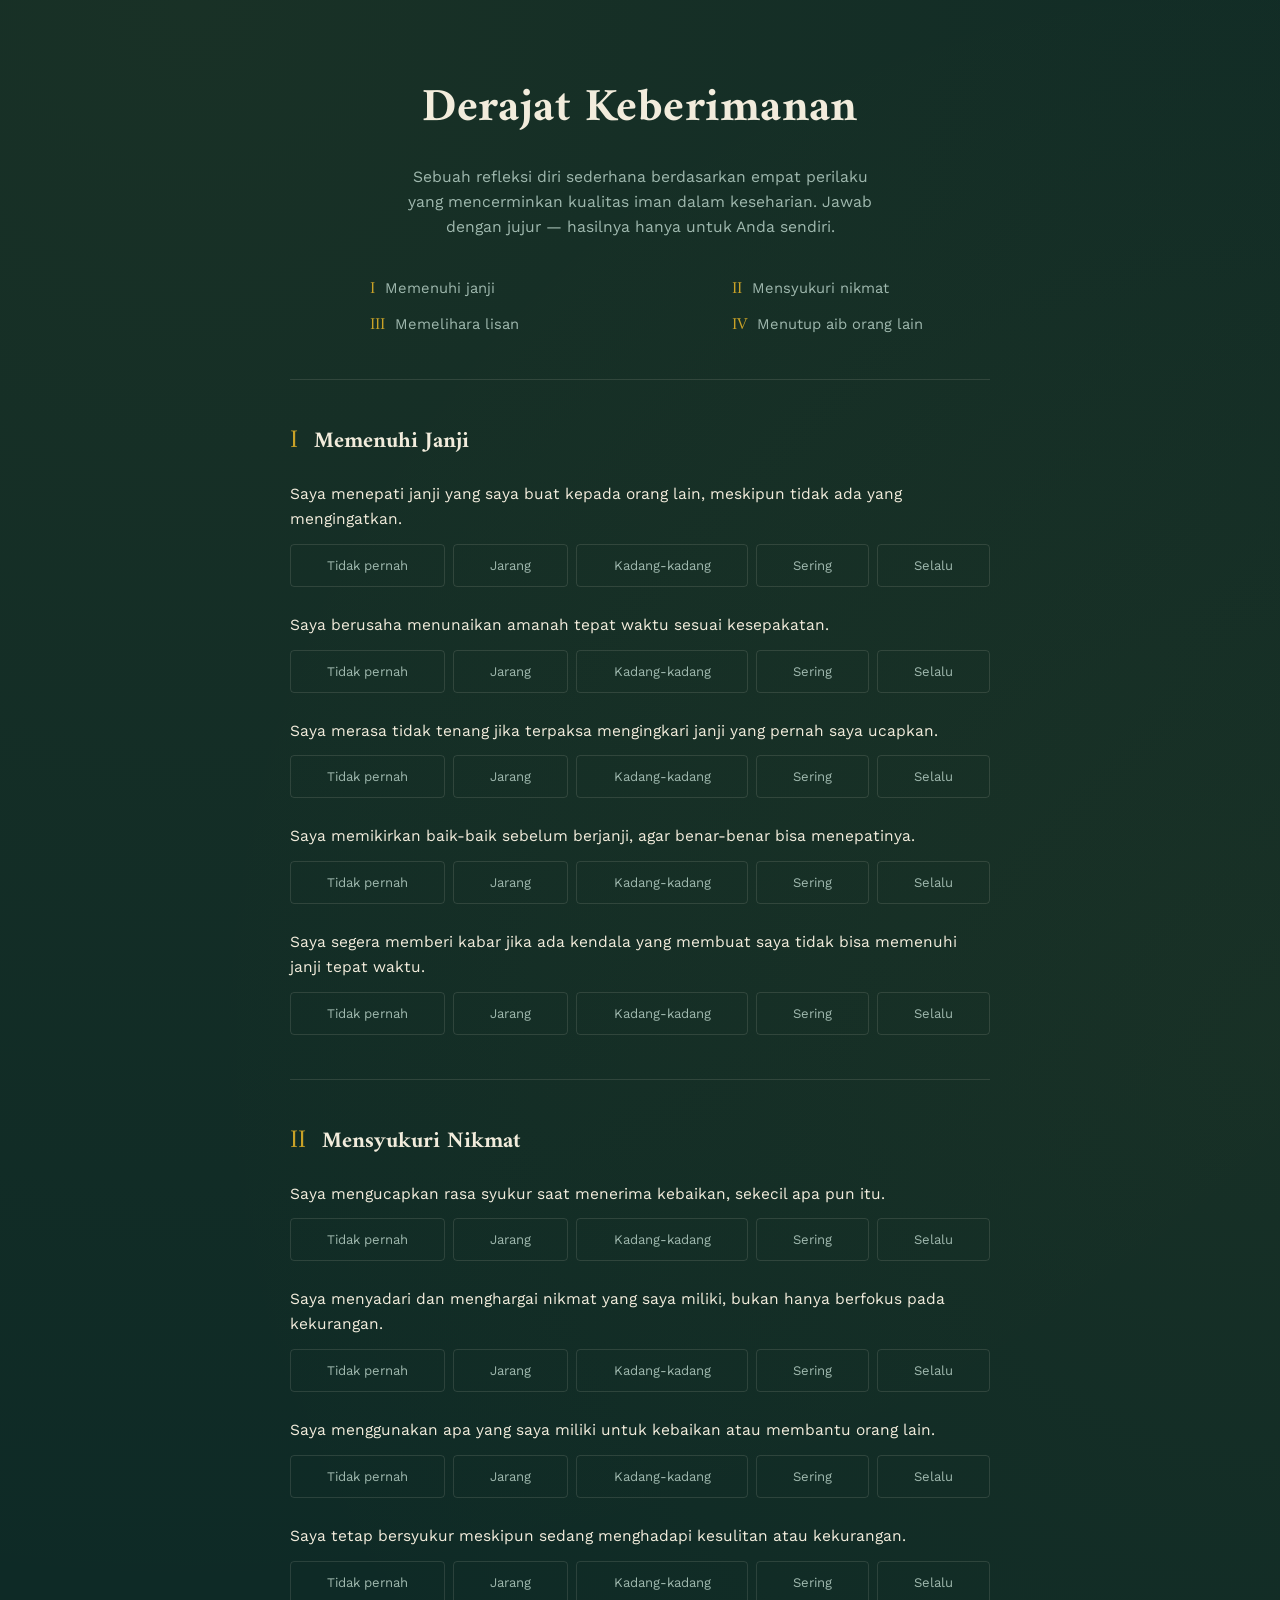
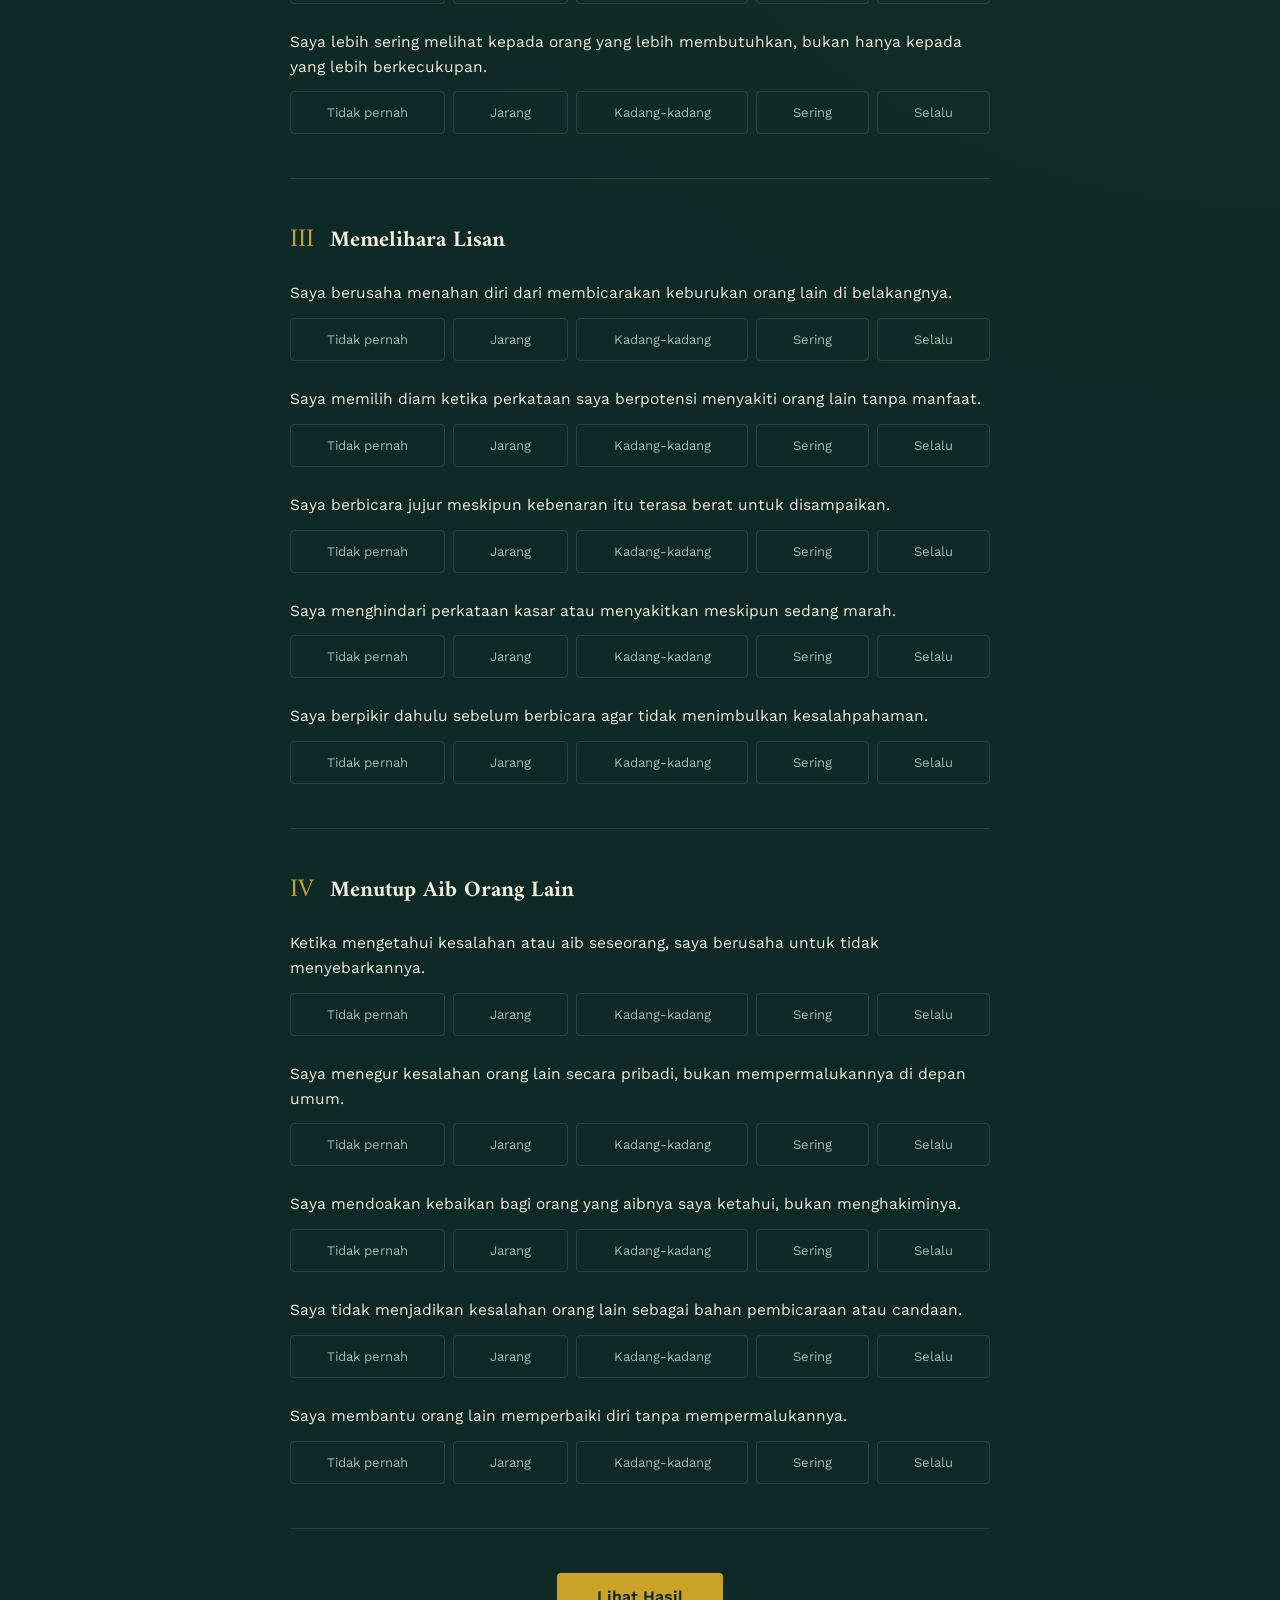
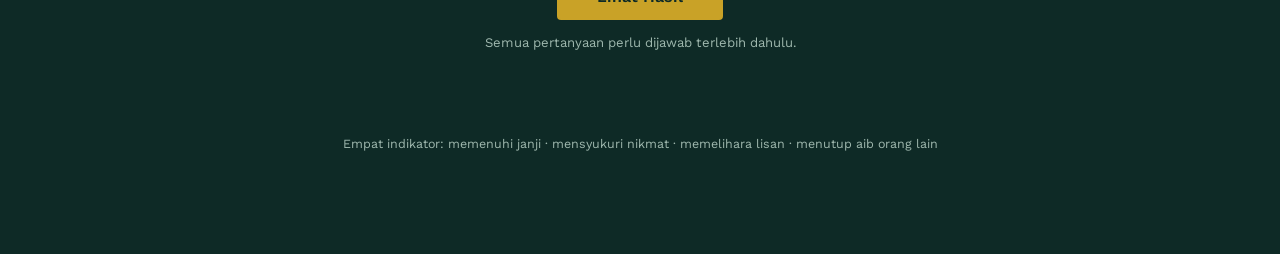
<file: index.html>
<!DOCTYPE html>
<html lang="id">
<head>
<meta charset="UTF-8">
<meta name="viewport" content="width=device-width, initial-scale=1.0">
<title>Derajat Keberimanan — Refleksi Diri</title>
<link rel="preconnect" href="https://fonts.googleapis.com">
<link rel="preconnect" href="https://fonts.gstatic.com" crossorigin>
<link href="https://fonts.googleapis.com/css2?family=Amiri:wght@400;700&family=Work+Sans:wght@400;500;600;700&display=swap" rel="stylesheet">
<link rel="stylesheet" href="style.css">
</head>
<body>

<div class="wrap">

<div id="quizPage" class="page active">

  <section class="hero">  
    <h1>Derajat Keberimanan</h1>
    <p>Sebuah refleksi diri sederhana berdasarkan empat perilaku yang mencerminkan kualitas iman dalam keseharian. Jawab dengan jujur — hasilnya hanya untuk Anda sendiri.</p>

    <ul class="legend">
      <li><a href="indikator-janji.html"><span class="n">I</span> Memenuhi janji</a></li>
      <li><a href="indikator-syukur.html"><span class="n">II</span> Mensyukuri nikmat</a></li>
      <li><a href="indikator-lisan.html"><span class="n">III</span> Memelihara lisan</a></li>
      <li><a href="indikator-aib.html"><span class="n">IV</span> Menutup aib orang lain</a></li>
    </ul>
  </section>

  <form id="quizForm">

    <div class="indicator" data-indicator="0">
      <div class="indicator-head">
        <span class="mark">I</span>
        <h2>Memenuhi Janji</h2>
      </div>

      <div class="question">
        <p>Saya menepati janji yang saya buat kepada orang lain, meskipun tidak ada yang mengingatkan.</p>
        <div class="scale" data-q="0-0"></div>
      </div>
      <div class="question">
        <p>Saya berusaha menunaikan amanah tepat waktu sesuai kesepakatan.</p>
        <div class="scale" data-q="0-1"></div>
      </div>
      <div class="question">
        <p>Saya merasa tidak tenang jika terpaksa mengingkari janji yang pernah saya ucapkan.</p>
        <div class="scale" data-q="0-2"></div>
      </div>
      <div class="question">
        <p>Saya memikirkan baik-baik sebelum berjanji, agar benar-benar bisa menepatinya.</p>
        <div class="scale" data-q="0-3"></div>
      </div>
      <div class="question">
        <p>Saya segera memberi kabar jika ada kendala yang membuat saya tidak bisa memenuhi janji tepat waktu.</p>
        <div class="scale" data-q="0-4"></div>
      </div>
    </div>

    <div class="indicator" data-indicator="1">
      <div class="indicator-head">
        <span class="mark">II</span>
        <h2>Mensyukuri Nikmat</h2>
      </div>

      <div class="question">
        <p>Saya mengucapkan rasa syukur saat menerima kebaikan, sekecil apa pun itu.</p>
        <div class="scale" data-q="1-0"></div>
      </div>
      <div class="question">
        <p>Saya menyadari dan menghargai nikmat yang saya miliki, bukan hanya berfokus pada kekurangan.</p>
        <div class="scale" data-q="1-1"></div>
      </div>
      <div class="question">
        <p>Saya menggunakan apa yang saya miliki untuk kebaikan atau membantu orang lain.</p>
        <div class="scale" data-q="1-2"></div>
      </div>
      <div class="question">
        <p>Saya tetap bersyukur meskipun sedang menghadapi kesulitan atau kekurangan.</p>
        <div class="scale" data-q="1-3"></div>
      </div>
      <div class="question">
        <p>Saya lebih sering melihat kepada orang yang lebih membutuhkan, bukan hanya kepada yang lebih berkecukupan.</p>
        <div class="scale" data-q="1-4"></div>
      </div>
    </div>

    <div class="indicator" data-indicator="2">
      <div class="indicator-head">
        <span class="mark">III</span>
        <h2>Memelihara Lisan</h2>
      </div>

      <div class="question">
        <p>Saya berusaha menahan diri dari membicarakan keburukan orang lain di belakangnya.</p>
        <div class="scale" data-q="2-0"></div>
      </div>
      <div class="question">
        <p>Saya memilih diam ketika perkataan saya berpotensi menyakiti orang lain tanpa manfaat.</p>
        <div class="scale" data-q="2-1"></div>
      </div>
      <div class="question">
        <p>Saya berbicara jujur meskipun kebenaran itu terasa berat untuk disampaikan.</p>
        <div class="scale" data-q="2-2"></div>
      </div>
      <div class="question">
        <p>Saya menghindari perkataan kasar atau menyakitkan meskipun sedang marah.</p>
        <div class="scale" data-q="2-3"></div>
      </div>
      <div class="question">
        <p>Saya berpikir dahulu sebelum berbicara agar tidak menimbulkan kesalahpahaman.</p>
        <div class="scale" data-q="2-4"></div>
      </div>
    </div>

    <div class="indicator" data-indicator="3">
      <div class="indicator-head">
        <span class="mark">IV</span>
        <h2>Menutup Aib Orang Lain</h2>
      </div>

      <div class="question">
        <p>Ketika mengetahui kesalahan atau aib seseorang, saya berusaha untuk tidak menyebarkannya.</p>
        <div class="scale" data-q="3-0"></div>
      </div>
      <div class="question">
        <p>Saya menegur kesalahan orang lain secara pribadi, bukan mempermalukannya di depan umum.</p>
        <div class="scale" data-q="3-1"></div>
      </div>
      <div class="question">
        <p>Saya mendoakan kebaikan bagi orang yang aibnya saya ketahui, bukan menghakiminya.</p>
        <div class="scale" data-q="3-2"></div>
      </div>
      <div class="question">
        <p>Saya tidak menjadikan kesalahan orang lain sebagai bahan pembicaraan atau candaan.</p>
        <div class="scale" data-q="3-3"></div>
      </div>
      <div class="question">
        <p>Saya membantu orang lain memperbaiki diri tanpa mempermalukannya.</p>
        <div class="scale" data-q="3-4"></div>
      </div>
    </div>

    <div class="submit-row">
      <button type="submit" id="submitBtn">Lihat Hasil</button>
      <p class="hint">Semua pertanyaan perlu dijawab terlebih dahulu.</p>
    </div>
  </form>

  <footer>Empat indikator: memenuhi janji &middot; mensyukuri nikmat &middot; memelihara lisan &middot; menutup aib orang lain</footer>

</div>

<div id="resultsPage" class="page">

  <nav class="results-nav">
    <button type="button" class="back-link" id="backLink">&larr; Kembali ke pertanyaan</button>
  </nav>

  <div class="result-overall">
    <div class="label">Derajat Keberimanan Anda</div>
    <div class="big-number" id="overallPct">0%</div>
    <div class="qualifier" id="overallQualifier">—</div>
    <div class="bar"><div class="bar-fill" id="overallBar"></div></div>
  </div>

  <div class="breakdown" id="breakdown"></div>

  <div class="note">
    Alat ini adalah sarana refleksi diri, bukan penilaian mutlak. Keimanan yang sesungguhnya berada di dalam hati dan hanya diketahui secara pasti oleh Allah SWT. Jadikan hasil ini sebagai pengingat untuk terus memperbaiki diri, bukan sebagai vonis akhir.
  </div>

  <div class="retry-row">
    <button type="button" id="retryBtn">Isi Ulang</button>
  </div>

</div>

</div>

<script src="script.js"></script>

</body>
</html>
</file>
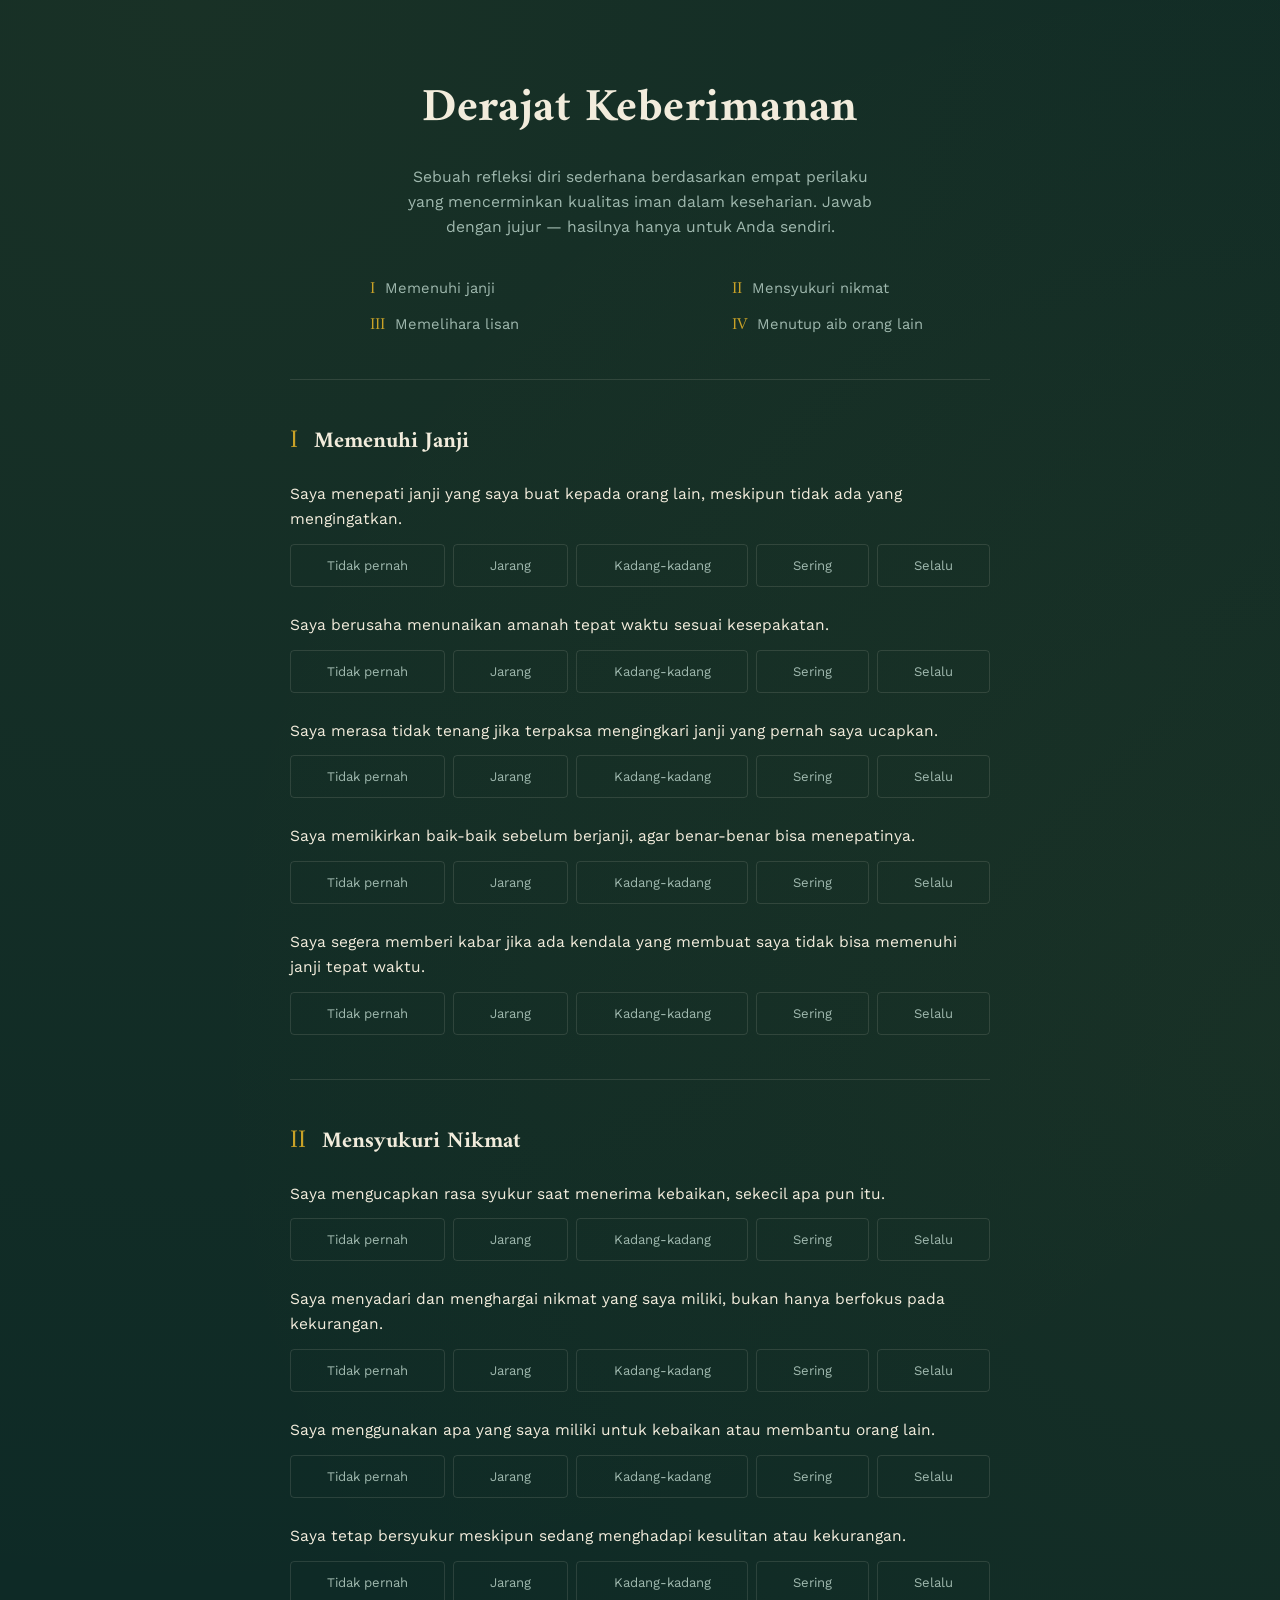
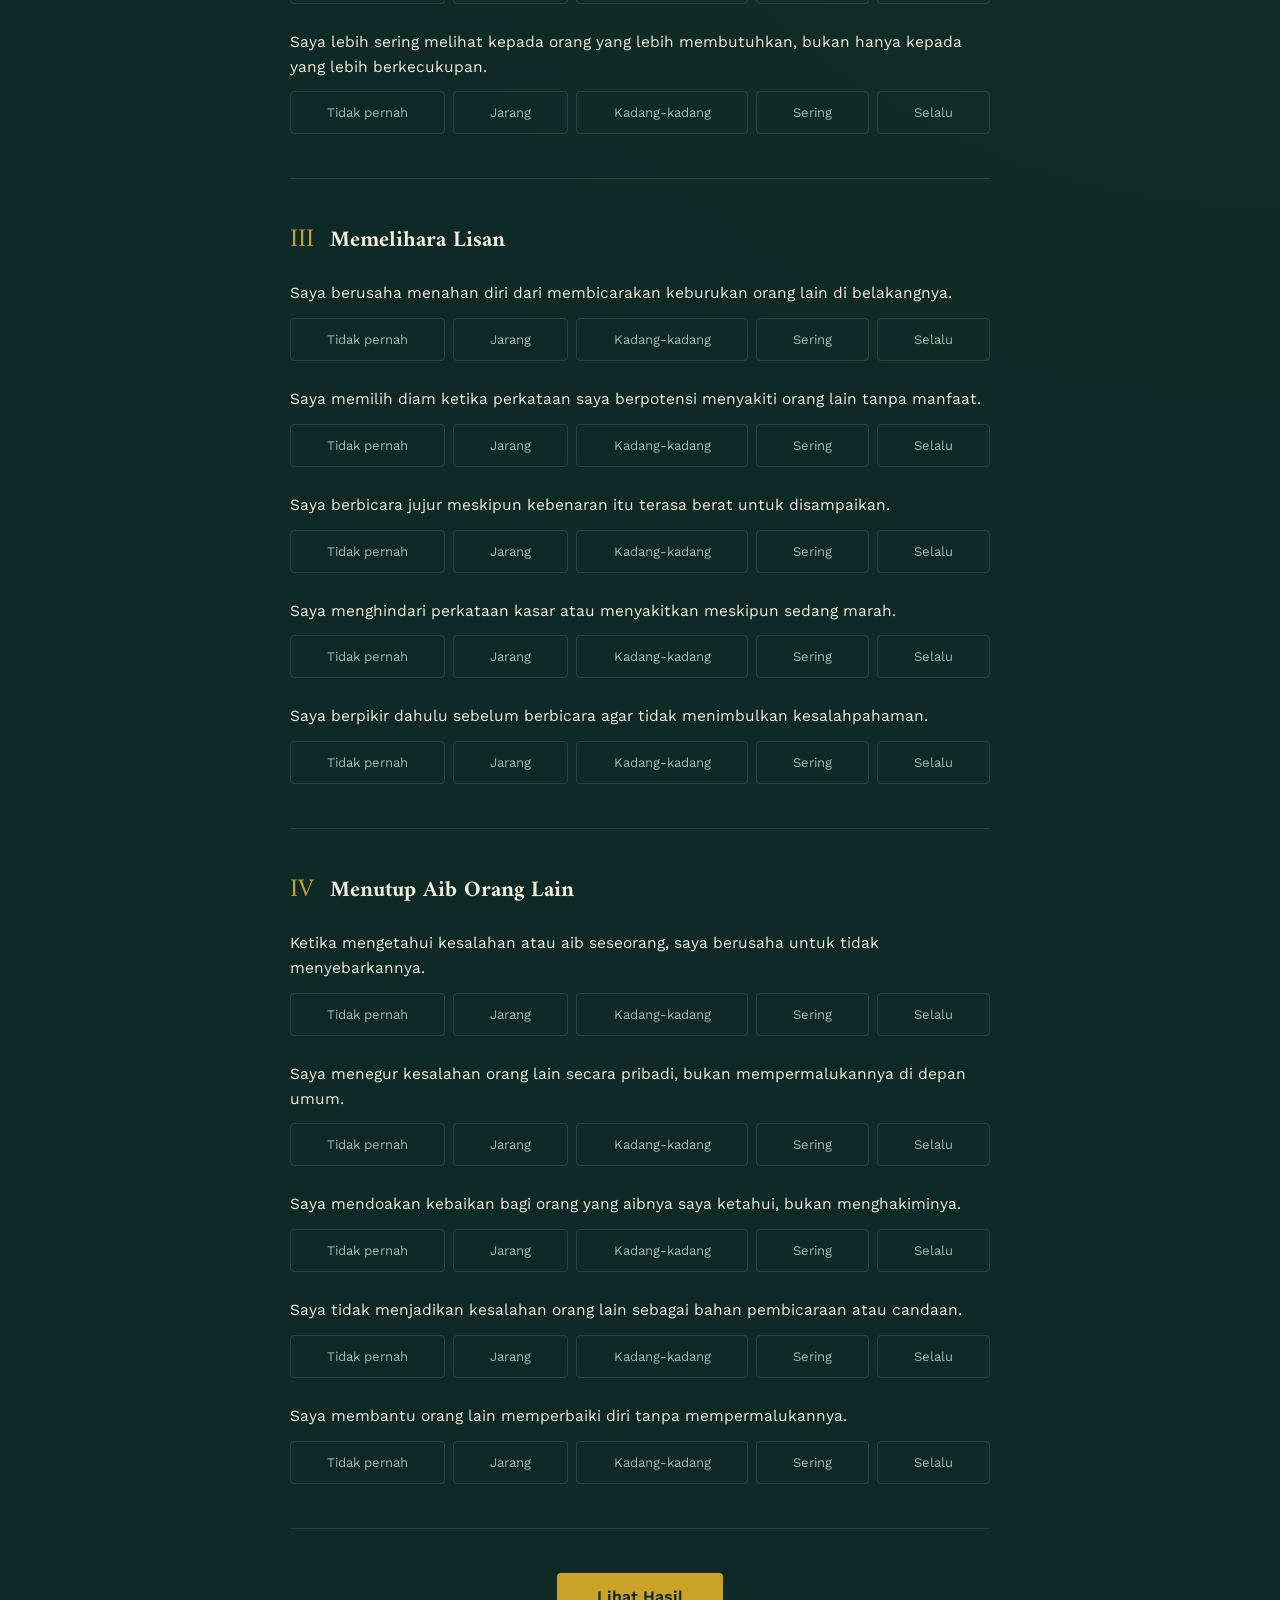
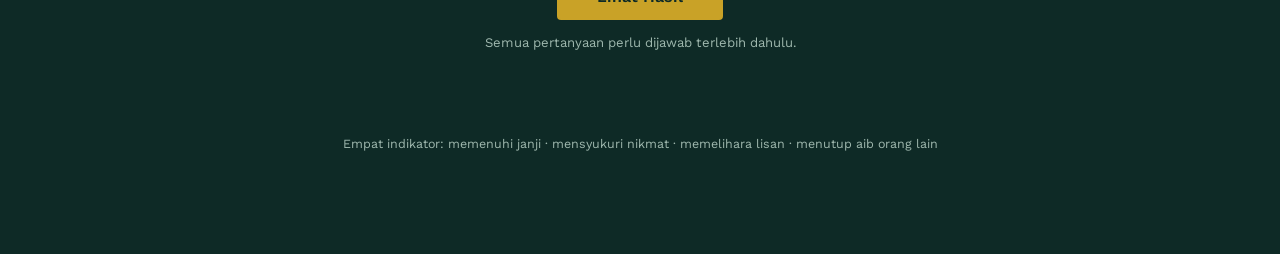
<file: derajat-keberimana.html>
<!DOCTYPE html>
<html lang="id">
<head>
<meta charset="UTF-8">
<meta name="viewport" content="width=device-width, initial-scale=1.0">
<title>Derajat Keberimanan — Refleksi Diri</title>
<link rel="preconnect" href="https://fonts.googleapis.com">
<link rel="preconnect" href="https://fonts.gstatic.com" crossorigin>
<link href="https://fonts.googleapis.com/css2?family=Amiri:wght@400;700&family=Work+Sans:wght@400;500;600;700&display=swap" rel="stylesheet">
<link rel="stylesheet" href="style.css">
</head>
<body>

<div class="wrap">

<div id="quizPage" class="page active">

  <section class="hero">  
    <h1>Derajat Keberimanan</h1>
    <p>Sebuah refleksi diri sederhana berdasarkan empat perilaku yang mencerminkan kualitas iman dalam keseharian. Jawab dengan jujur — hasilnya hanya untuk Anda sendiri.</p>

    <ul class="legend">
      <li><a href="indikator-janji.html"><span class="n">I</span> Memenuhi janji</a></li>
      <li><a href="indikator-syukur.html"><span class="n">II</span> Mensyukuri nikmat</a></li>
      <li><a href="indikator-lisan.html"><span class="n">III</span> Memelihara lisan</a></li>
      <li><a href="indikator-aib.html"><span class="n">IV</span> Menutup aib orang lain</a></li>
    </ul>
  </section>

  <form id="quizForm">

    <div class="indicator" data-indicator="0">
      <div class="indicator-head">
        <span class="mark">I</span>
        <h2>Memenuhi Janji</h2>
      </div>

      <div class="question">
        <p>Saya menepati janji yang saya buat kepada orang lain, meskipun tidak ada yang mengingatkan.</p>
        <div class="scale" data-q="0-0"></div>
      </div>
      <div class="question">
        <p>Saya berusaha menunaikan amanah tepat waktu sesuai kesepakatan.</p>
        <div class="scale" data-q="0-1"></div>
      </div>
      <div class="question">
        <p>Saya merasa tidak tenang jika terpaksa mengingkari janji yang pernah saya ucapkan.</p>
        <div class="scale" data-q="0-2"></div>
      </div>
      <div class="question">
        <p>Saya memikirkan baik-baik sebelum berjanji, agar benar-benar bisa menepatinya.</p>
        <div class="scale" data-q="0-3"></div>
      </div>
      <div class="question">
        <p>Saya segera memberi kabar jika ada kendala yang membuat saya tidak bisa memenuhi janji tepat waktu.</p>
        <div class="scale" data-q="0-4"></div>
      </div>
    </div>

    <div class="indicator" data-indicator="1">
      <div class="indicator-head">
        <span class="mark">II</span>
        <h2>Mensyukuri Nikmat</h2>
      </div>

      <div class="question">
        <p>Saya mengucapkan rasa syukur saat menerima kebaikan, sekecil apa pun itu.</p>
        <div class="scale" data-q="1-0"></div>
      </div>
      <div class="question">
        <p>Saya menyadari dan menghargai nikmat yang saya miliki, bukan hanya berfokus pada kekurangan.</p>
        <div class="scale" data-q="1-1"></div>
      </div>
      <div class="question">
        <p>Saya menggunakan apa yang saya miliki untuk kebaikan atau membantu orang lain.</p>
        <div class="scale" data-q="1-2"></div>
      </div>
      <div class="question">
        <p>Saya tetap bersyukur meskipun sedang menghadapi kesulitan atau kekurangan.</p>
        <div class="scale" data-q="1-3"></div>
      </div>
      <div class="question">
        <p>Saya lebih sering melihat kepada orang yang lebih membutuhkan, bukan hanya kepada yang lebih berkecukupan.</p>
        <div class="scale" data-q="1-4"></div>
      </div>
    </div>

    <div class="indicator" data-indicator="2">
      <div class="indicator-head">
        <span class="mark">III</span>
        <h2>Memelihara Lisan</h2>
      </div>

      <div class="question">
        <p>Saya berusaha menahan diri dari membicarakan keburukan orang lain di belakangnya.</p>
        <div class="scale" data-q="2-0"></div>
      </div>
      <div class="question">
        <p>Saya memilih diam ketika perkataan saya berpotensi menyakiti orang lain tanpa manfaat.</p>
        <div class="scale" data-q="2-1"></div>
      </div>
      <div class="question">
        <p>Saya berbicara jujur meskipun kebenaran itu terasa berat untuk disampaikan.</p>
        <div class="scale" data-q="2-2"></div>
      </div>
      <div class="question">
        <p>Saya menghindari perkataan kasar atau menyakitkan meskipun sedang marah.</p>
        <div class="scale" data-q="2-3"></div>
      </div>
      <div class="question">
        <p>Saya berpikir dahulu sebelum berbicara agar tidak menimbulkan kesalahpahaman.</p>
        <div class="scale" data-q="2-4"></div>
      </div>
    </div>

    <div class="indicator" data-indicator="3">
      <div class="indicator-head">
        <span class="mark">IV</span>
        <h2>Menutup Aib Orang Lain</h2>
      </div>

      <div class="question">
        <p>Ketika mengetahui kesalahan atau aib seseorang, saya berusaha untuk tidak menyebarkannya.</p>
        <div class="scale" data-q="3-0"></div>
      </div>
      <div class="question">
        <p>Saya menegur kesalahan orang lain secara pribadi, bukan mempermalukannya di depan umum.</p>
        <div class="scale" data-q="3-1"></div>
      </div>
      <div class="question">
        <p>Saya mendoakan kebaikan bagi orang yang aibnya saya ketahui, bukan menghakiminya.</p>
        <div class="scale" data-q="3-2"></div>
      </div>
      <div class="question">
        <p>Saya tidak menjadikan kesalahan orang lain sebagai bahan pembicaraan atau candaan.</p>
        <div class="scale" data-q="3-3"></div>
      </div>
      <div class="question">
        <p>Saya membantu orang lain memperbaiki diri tanpa mempermalukannya.</p>
        <div class="scale" data-q="3-4"></div>
      </div>
    </div>

    <div class="submit-row">
      <button type="submit" id="submitBtn">Lihat Hasil</button>
      <p class="hint">Semua pertanyaan perlu dijawab terlebih dahulu.</p>
    </div>
  </form>

  <footer>Empat indikator: memenuhi janji &middot; mensyukuri nikmat &middot; memelihara lisan &middot; menutup aib orang lain</footer>

</div>

<div id="resultsPage" class="page">

  <nav class="results-nav">
    <button type="button" class="back-link" id="backLink">&larr; Kembali ke pertanyaan</button>
  </nav>

  <div class="result-overall">
    <div class="label">Derajat Keberimanan Anda</div>
    <div class="big-number" id="overallPct">0%</div>
    <div class="qualifier" id="overallQualifier">—</div>
    <div class="bar"><div class="bar-fill" id="overallBar"></div></div>
  </div>

  <div class="breakdown" id="breakdown"></div>

  <div class="note">
    Alat ini adalah sarana refleksi diri, bukan penilaian mutlak. Keimanan yang sesungguhnya berada di dalam hati dan hanya diketahui secara pasti oleh Allah SWT. Jadikan hasil ini sebagai pengingat untuk terus memperbaiki diri, bukan sebagai vonis akhir.
  </div>

  <div class="retry-row">
    <button type="button" id="retryBtn">Isi Ulang</button>
  </div>

</div>

</div>

<script src="script.js"></script>

</body>
</html>
</file>
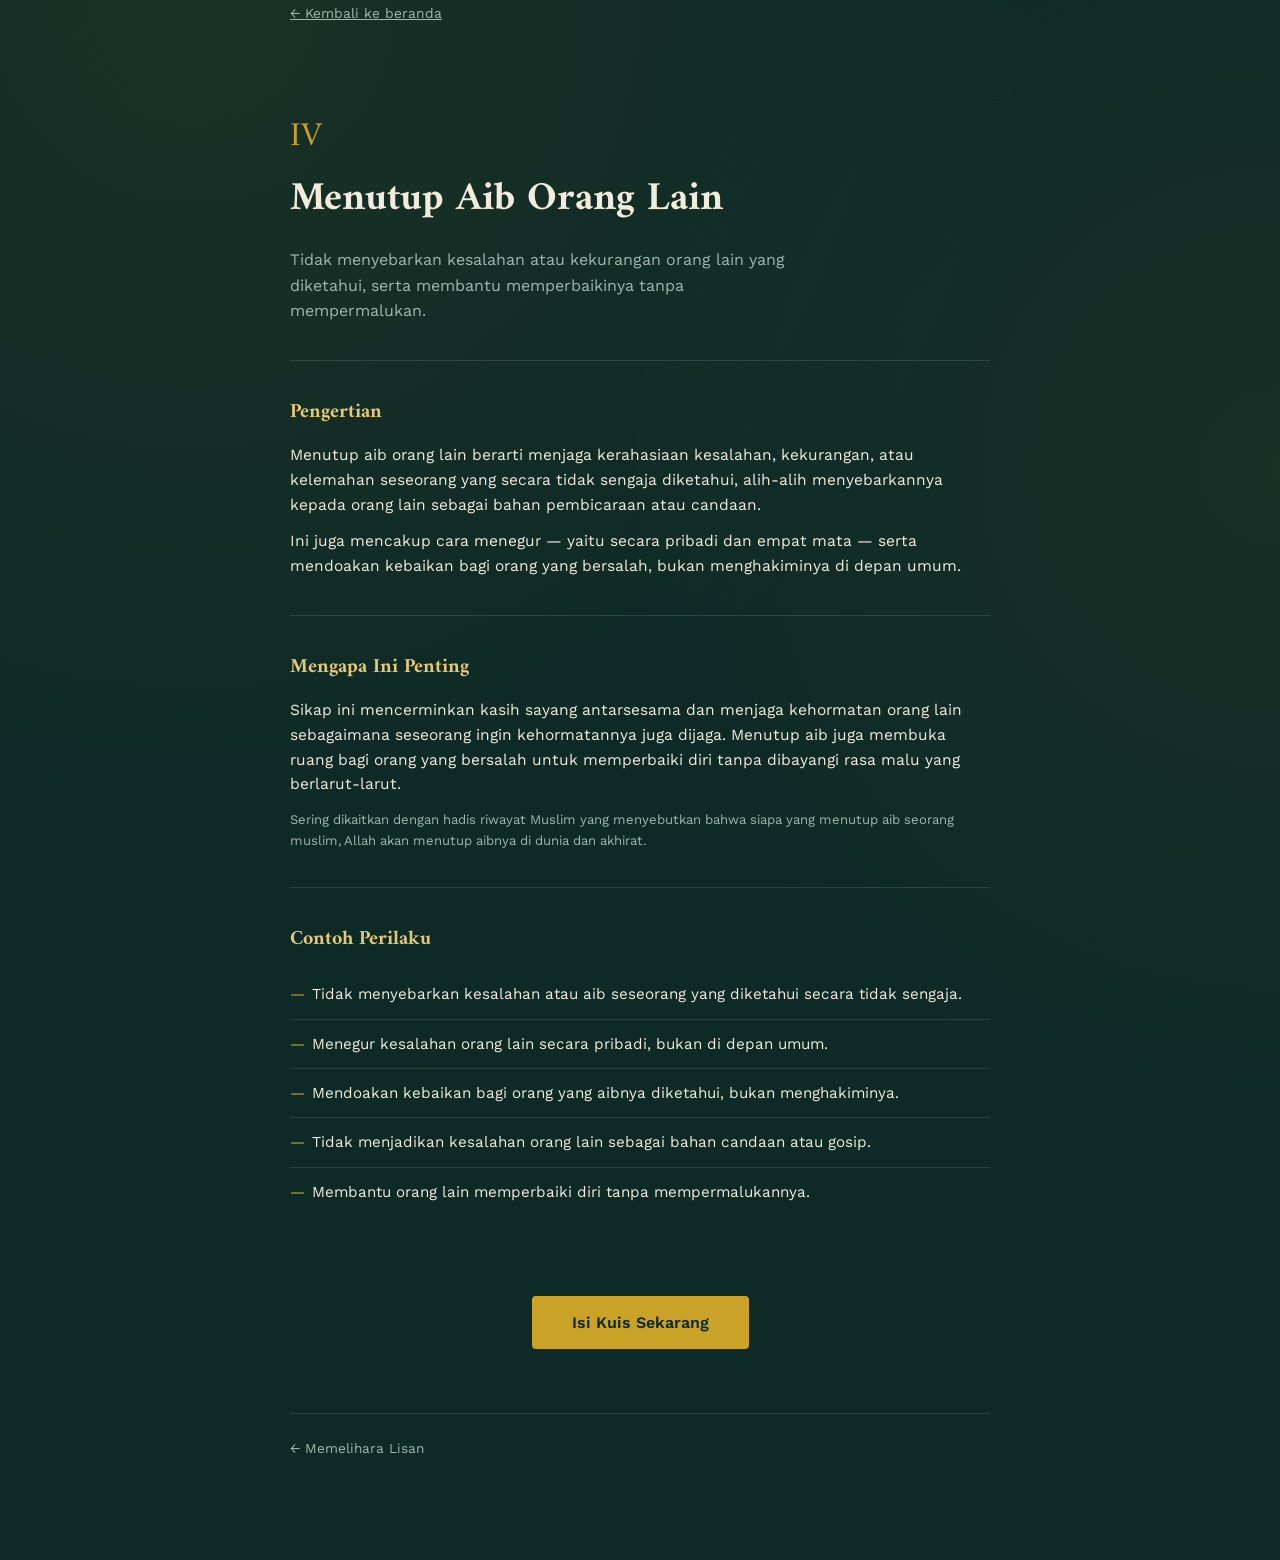
<file: indikator-aib.html>
<!DOCTYPE html>
<html lang="id">
<head>
<meta charset="UTF-8">
<meta name="viewport" content="width=device-width, initial-scale=1.0">
<title>Menutup Aib Orang Lain — Derajat Keberimanan</title>
<link rel="preconnect" href="https://fonts.googleapis.com">
<link rel="preconnect" href="https://fonts.gstatic.com" crossorigin>
<link href="https://fonts.googleapis.com/css2?family=Amiri:wght@400;700&family=Work+Sans:wght@400;500;600;700&display=swap" rel="stylesheet">
<link rel="stylesheet" href="style.css">
</head>
<body>

<div class="wrap">

  <nav class="results-nav">
    <a class="back-link" href="index.html">&larr; Kembali ke beranda</a>
  </nav>

  <header class="def-hero">
    <span class="mark-lg">IV</span>
    <h1>Menutup Aib Orang Lain</h1>
    <p class="tagline">Tidak menyebarkan kesalahan atau kekurangan orang lain yang diketahui, serta membantu memperbaikinya tanpa mempermalukan.</p>
  </header>

  <section class="def-section">
    <h2>Pengertian</h2>
    <p>Menutup aib orang lain berarti menjaga kerahasiaan kesalahan, kekurangan, atau kelemahan seseorang yang secara tidak sengaja diketahui, alih-alih menyebarkannya kepada orang lain sebagai bahan pembicaraan atau candaan.</p>
    <p>Ini juga mencakup cara menegur — yaitu secara pribadi dan empat mata — serta mendoakan kebaikan bagi orang yang bersalah, bukan menghakiminya di depan umum.</p>
  </section>

  <section class="def-section">
    <h2>Mengapa Ini Penting</h2>
    <p>Sikap ini mencerminkan kasih sayang antarsesama dan menjaga kehormatan orang lain sebagaimana seseorang ingin kehormatannya juga dijaga. Menutup aib juga membuka ruang bagi orang yang bersalah untuk memperbaiki diri tanpa dibayangi rasa malu yang berlarut-larut.</p>
    <p class="source">Sering dikaitkan dengan hadis riwayat Muslim yang menyebutkan bahwa siapa yang menutup aib seorang muslim, Allah akan menutup aibnya di dunia dan akhirat.</p>
  </section>

  <section class="def-section">
    <h2>Contoh Perilaku</h2>
    <ul class="example-list">
      <li>Tidak menyebarkan kesalahan atau aib seseorang yang diketahui secara tidak sengaja.</li>
      <li>Menegur kesalahan orang lain secara pribadi, bukan di depan umum.</li>
      <li>Mendoakan kebaikan bagi orang yang aibnya diketahui, bukan menghakiminya.</li>
      <li>Tidak menjadikan kesalahan orang lain sebagai bahan candaan atau gosip.</li>
      <li>Membantu orang lain memperbaiki diri tanpa mempermalukannya.</li>
    </ul>
  </section>

  <div class="detail-cta">
    <a class="primary-btn" href="index.html">Isi Kuis Sekarang</a>
  </div>

  <div class="detail-nav-links">
    <a href="indikator-lisan.html">&larr; Memelihara Lisan</a>
    <span></span>
  </div>

</div>

</body>
</html>
</file>
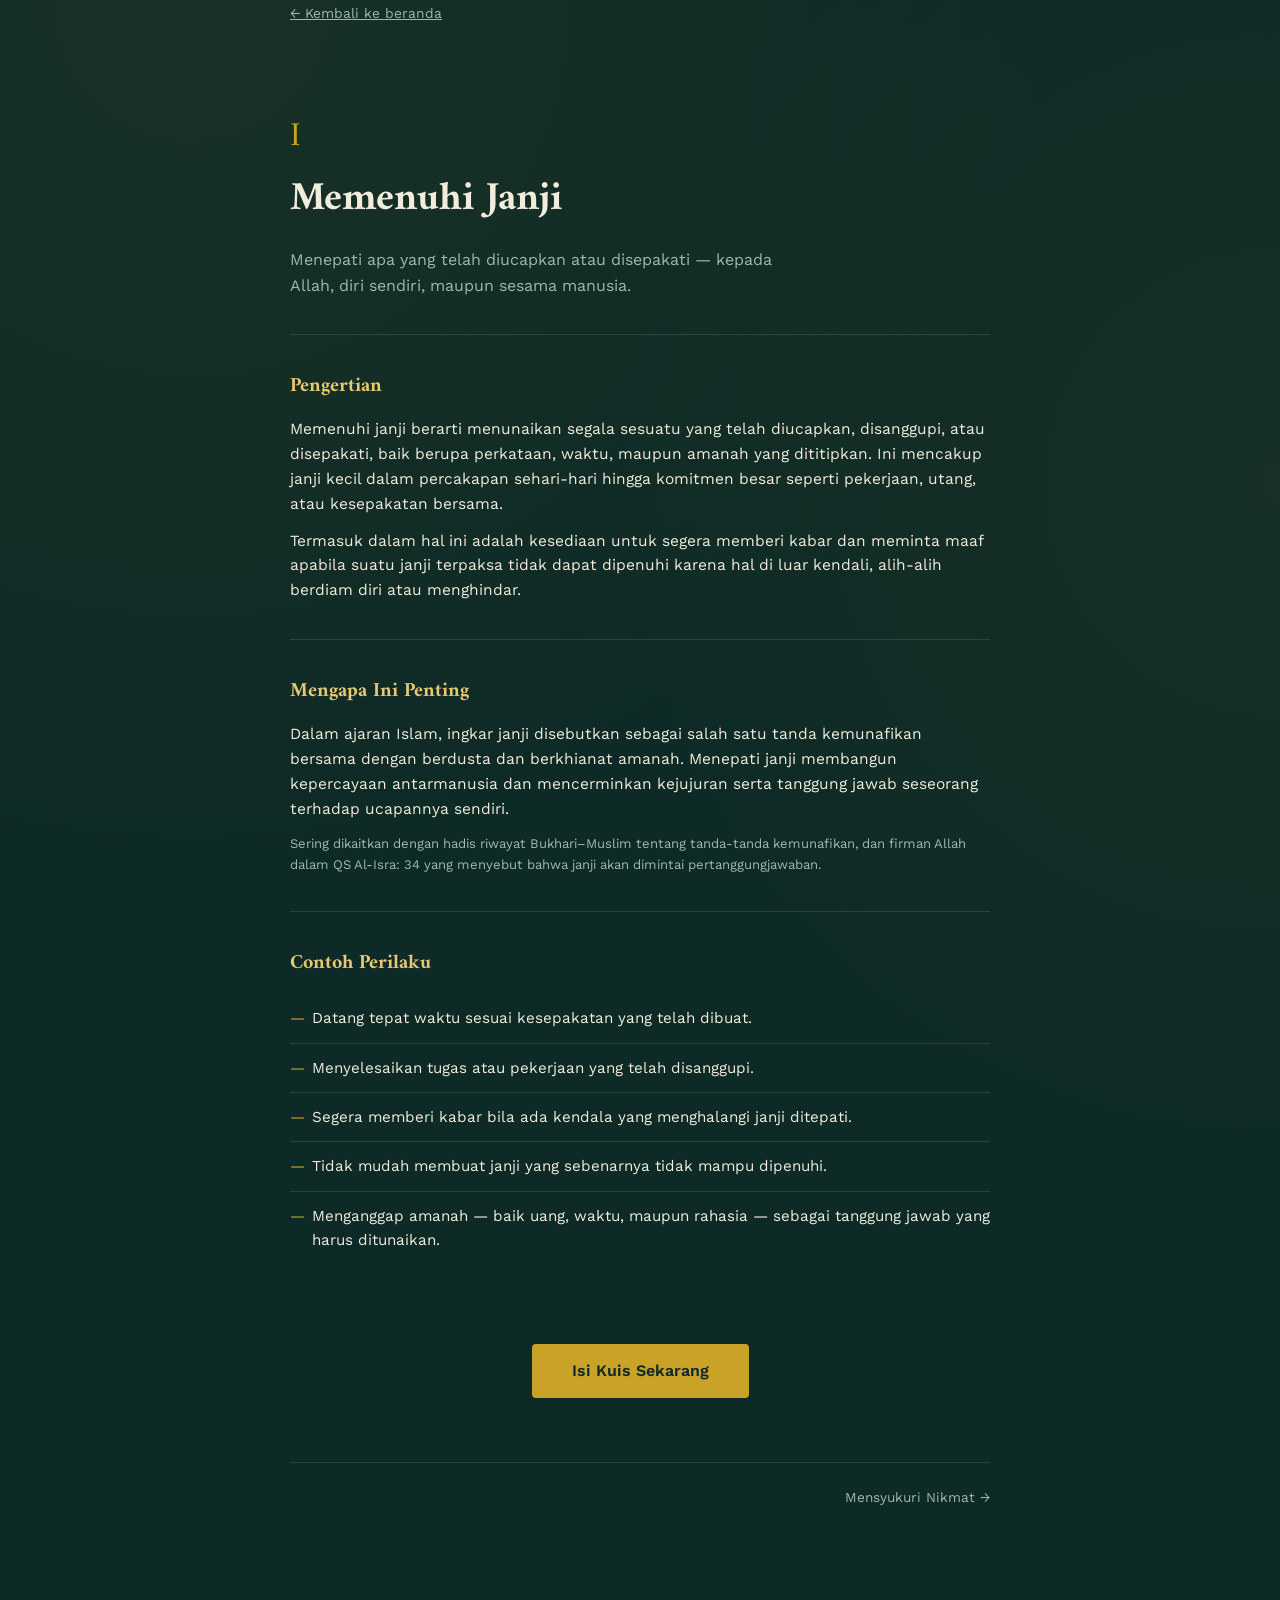
<file: indikator-janji.html>
<!DOCTYPE html>
<html lang="id">
<head>
<meta charset="UTF-8">
<meta name="viewport" content="width=device-width, initial-scale=1.0">
<title>Memenuhi Janji — Derajat Keberimanan</title>
<link rel="preconnect" href="https://fonts.googleapis.com">
<link rel="preconnect" href="https://fonts.gstatic.com" crossorigin>
<link href="https://fonts.googleapis.com/css2?family=Amiri:wght@400;700&family=Work+Sans:wght@400;500;600;700&display=swap" rel="stylesheet">
<link rel="stylesheet" href="style.css">
</head>
<body>

<div class="wrap">

  <nav class="results-nav">
    <a class="back-link" href="index.html">&larr; Kembali ke beranda</a>
  </nav>

  <header class="def-hero">
    <span class="mark-lg">I</span>
    <h1>Memenuhi Janji</h1>
    <p class="tagline">Menepati apa yang telah diucapkan atau disepakati — kepada Allah, diri sendiri, maupun sesama manusia.</p>
  </header>

  <section class="def-section">
    <h2>Pengertian</h2>
    <p>Memenuhi janji berarti menunaikan segala sesuatu yang telah diucapkan, disanggupi, atau disepakati, baik berupa perkataan, waktu, maupun amanah yang dititipkan. Ini mencakup janji kecil dalam percakapan sehari-hari hingga komitmen besar seperti pekerjaan, utang, atau kesepakatan bersama.</p>
    <p>Termasuk dalam hal ini adalah kesediaan untuk segera memberi kabar dan meminta maaf apabila suatu janji terpaksa tidak dapat dipenuhi karena hal di luar kendali, alih-alih berdiam diri atau menghindar.</p>
  </section>

  <section class="def-section">
    <h2>Mengapa Ini Penting</h2>
    <p>Dalam ajaran Islam, ingkar janji disebutkan sebagai salah satu tanda kemunafikan bersama dengan berdusta dan berkhianat amanah. Menepati janji membangun kepercayaan antarmanusia dan mencerminkan kejujuran serta tanggung jawab seseorang terhadap ucapannya sendiri.</p>
    <p class="source">Sering dikaitkan dengan hadis riwayat Bukhari–Muslim tentang tanda-tanda kemunafikan, dan firman Allah dalam QS Al-Isra: 34 yang menyebut bahwa janji akan dimintai pertanggungjawaban.</p>
  </section>

  <section class="def-section">
    <h2>Contoh Perilaku</h2>
    <ul class="example-list">
      <li>Datang tepat waktu sesuai kesepakatan yang telah dibuat.</li>
      <li>Menyelesaikan tugas atau pekerjaan yang telah disanggupi.</li>
      <li>Segera memberi kabar bila ada kendala yang menghalangi janji ditepati.</li>
      <li>Tidak mudah membuat janji yang sebenarnya tidak mampu dipenuhi.</li>
      <li>Menganggap amanah — baik uang, waktu, maupun rahasia — sebagai tanggung jawab yang harus ditunaikan.</li>
    </ul>
  </section>

  <div class="detail-cta">
    <a class="primary-btn" href="index.html">Isi Kuis Sekarang</a>
  </div>

  <div class="detail-nav-links">
    <span></span>
    <a class="next" href="indikator-syukur.html">Mensyukuri Nikmat &rarr;</a>
  </div>

</div>

</body>
</html>
</file>
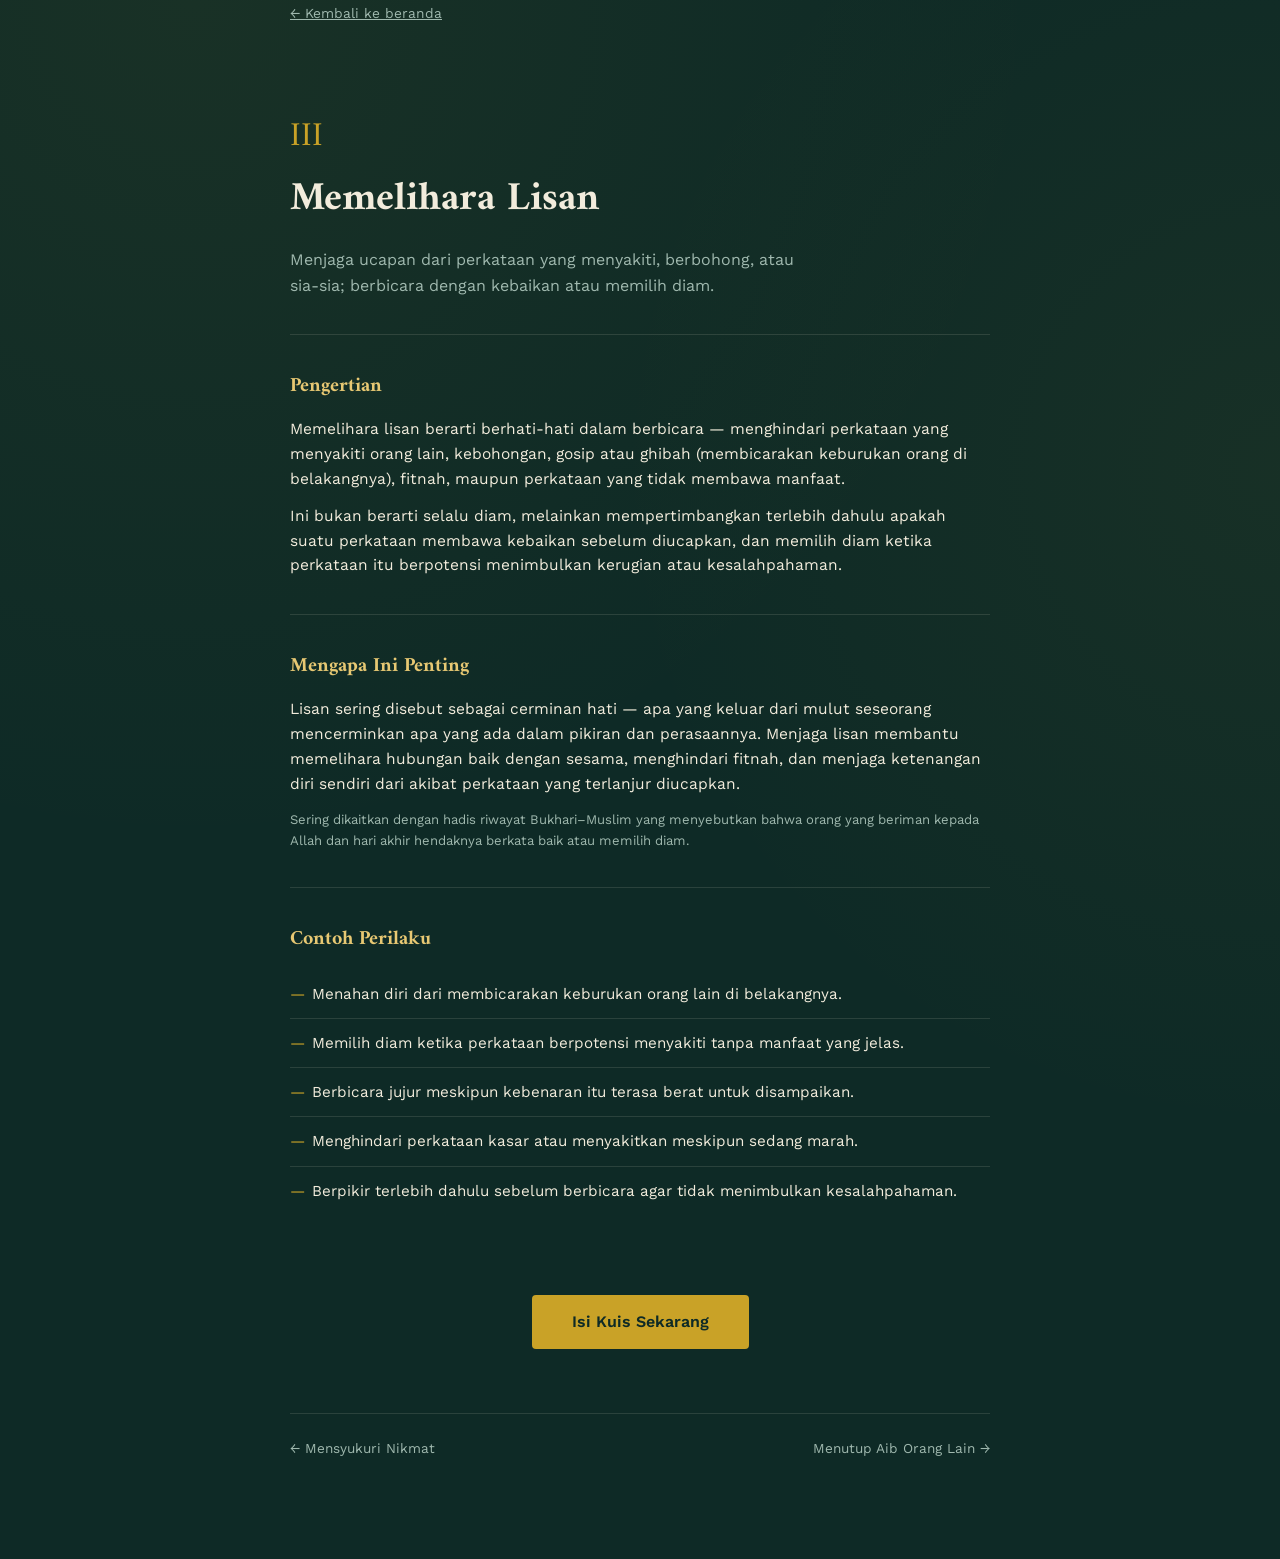
<file: indikator-lisan.html>
<!DOCTYPE html>
<html lang="id">
<head>
<meta charset="UTF-8">
<meta name="viewport" content="width=device-width, initial-scale=1.0">
<title>Memelihara Lisan — Derajat Keberimanan</title>
<link rel="preconnect" href="https://fonts.googleapis.com">
<link rel="preconnect" href="https://fonts.gstatic.com" crossorigin>
<link href="https://fonts.googleapis.com/css2?family=Amiri:wght@400;700&family=Work+Sans:wght@400;500;600;700&display=swap" rel="stylesheet">
<link rel="stylesheet" href="style.css">
</head>
<body>

<div class="wrap">

  <nav class="results-nav">
    <a class="back-link" href="index.html">&larr; Kembali ke beranda</a>
  </nav>

  <header class="def-hero">
    <span class="mark-lg">III</span>
    <h1>Memelihara Lisan</h1>
    <p class="tagline">Menjaga ucapan dari perkataan yang menyakiti, berbohong, atau sia-sia; berbicara dengan kebaikan atau memilih diam.</p>
  </header>

  <section class="def-section">
    <h2>Pengertian</h2>
    <p>Memelihara lisan berarti berhati-hati dalam berbicara — menghindari perkataan yang menyakiti orang lain, kebohongan, gosip atau ghibah (membicarakan keburukan orang di belakangnya), fitnah, maupun perkataan yang tidak membawa manfaat.</p>
    <p>Ini bukan berarti selalu diam, melainkan mempertimbangkan terlebih dahulu apakah suatu perkataan membawa kebaikan sebelum diucapkan, dan memilih diam ketika perkataan itu berpotensi menimbulkan kerugian atau kesalahpahaman.</p>
  </section>

  <section class="def-section">
    <h2>Mengapa Ini Penting</h2>
    <p>Lisan sering disebut sebagai cerminan hati — apa yang keluar dari mulut seseorang mencerminkan apa yang ada dalam pikiran dan perasaannya. Menjaga lisan membantu memelihara hubungan baik dengan sesama, menghindari fitnah, dan menjaga ketenangan diri sendiri dari akibat perkataan yang terlanjur diucapkan.</p>
    <p class="source">Sering dikaitkan dengan hadis riwayat Bukhari–Muslim yang menyebutkan bahwa orang yang beriman kepada Allah dan hari akhir hendaknya berkata baik atau memilih diam.</p>
  </section>

  <section class="def-section">
    <h2>Contoh Perilaku</h2>
    <ul class="example-list">
      <li>Menahan diri dari membicarakan keburukan orang lain di belakangnya.</li>
      <li>Memilih diam ketika perkataan berpotensi menyakiti tanpa manfaat yang jelas.</li>
      <li>Berbicara jujur meskipun kebenaran itu terasa berat untuk disampaikan.</li>
      <li>Menghindari perkataan kasar atau menyakitkan meskipun sedang marah.</li>
      <li>Berpikir terlebih dahulu sebelum berbicara agar tidak menimbulkan kesalahpahaman.</li>
    </ul>
  </section>

  <div class="detail-cta">
    <a class="primary-btn" href="index.html">Isi Kuis Sekarang</a>
  </div>

  <div class="detail-nav-links">
    <a href="indikator-syukur.html">&larr; Mensyukuri Nikmat</a>
    <a class="next" href="indikator-aib.html">Menutup Aib Orang Lain &rarr;</a>
  </div>

</div>

</body>
</html>
</file>
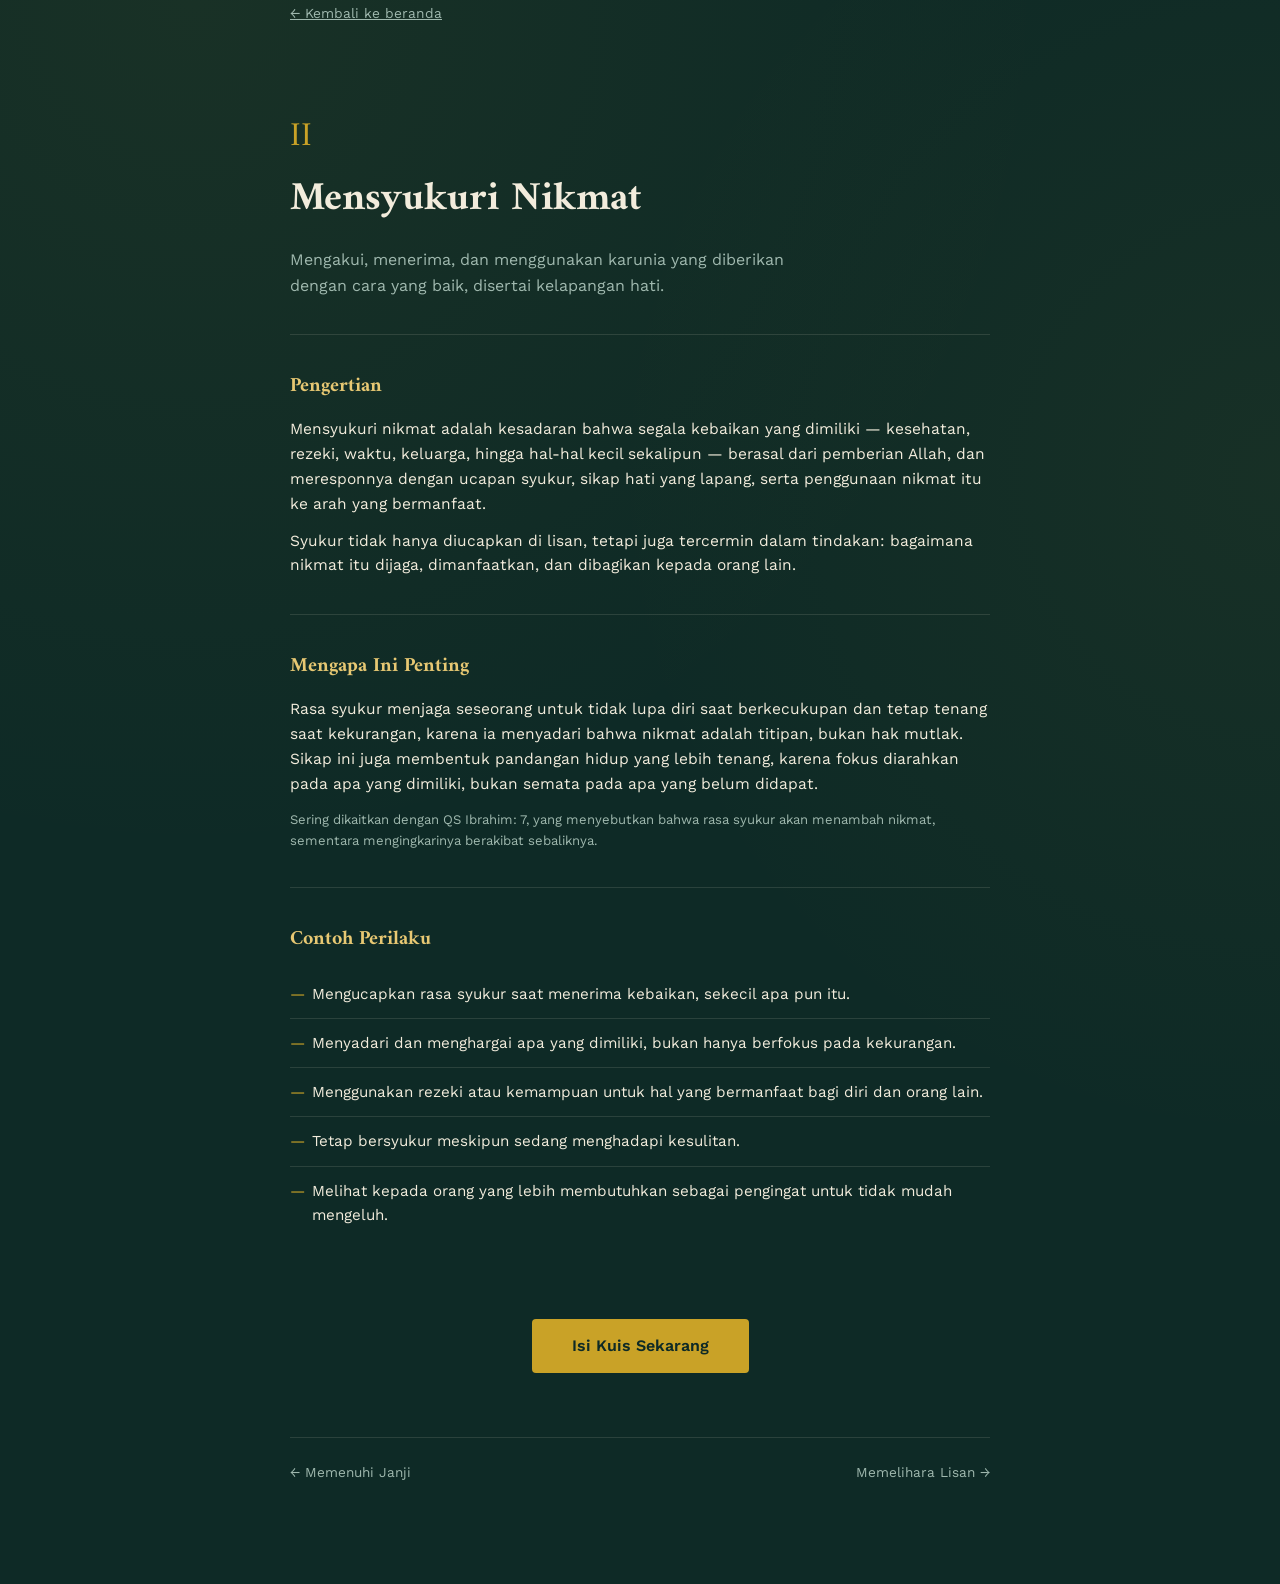
<file: indikator-syukur.html>
<!DOCTYPE html>
<html lang="id">
<head>
<meta charset="UTF-8">
<meta name="viewport" content="width=device-width, initial-scale=1.0">
<title>Mensyukuri Nikmat — Derajat Keberimanan</title>
<link rel="preconnect" href="https://fonts.googleapis.com">
<link rel="preconnect" href="https://fonts.gstatic.com" crossorigin>
<link href="https://fonts.googleapis.com/css2?family=Amiri:wght@400;700&family=Work+Sans:wght@400;500;600;700&display=swap" rel="stylesheet">
<link rel="stylesheet" href="style.css">
</head>
<body>

<div class="wrap">

  <nav class="results-nav">
    <a class="back-link" href="index.html">&larr; Kembali ke beranda</a>
  </nav>

  <header class="def-hero">
    <span class="mark-lg">II</span>
    <h1>Mensyukuri Nikmat</h1>
    <p class="tagline">Mengakui, menerima, dan menggunakan karunia yang diberikan dengan cara yang baik, disertai kelapangan hati.</p>
  </header>

  <section class="def-section">
    <h2>Pengertian</h2>
    <p>Mensyukuri nikmat adalah kesadaran bahwa segala kebaikan yang dimiliki — kesehatan, rezeki, waktu, keluarga, hingga hal-hal kecil sekalipun — berasal dari pemberian Allah, dan meresponnya dengan ucapan syukur, sikap hati yang lapang, serta penggunaan nikmat itu ke arah yang bermanfaat.</p>
    <p>Syukur tidak hanya diucapkan di lisan, tetapi juga tercermin dalam tindakan: bagaimana nikmat itu dijaga, dimanfaatkan, dan dibagikan kepada orang lain.</p>
  </section>

  <section class="def-section">
    <h2>Mengapa Ini Penting</h2>
    <p>Rasa syukur menjaga seseorang untuk tidak lupa diri saat berkecukupan dan tetap tenang saat kekurangan, karena ia menyadari bahwa nikmat adalah titipan, bukan hak mutlak. Sikap ini juga membentuk pandangan hidup yang lebih tenang, karena fokus diarahkan pada apa yang dimiliki, bukan semata pada apa yang belum didapat.</p>
    <p class="source">Sering dikaitkan dengan QS Ibrahim: 7, yang menyebutkan bahwa rasa syukur akan menambah nikmat, sementara mengingkarinya berakibat sebaliknya.</p>
  </section>

  <section class="def-section">
    <h2>Contoh Perilaku</h2>
    <ul class="example-list">
      <li>Mengucapkan rasa syukur saat menerima kebaikan, sekecil apa pun itu.</li>
      <li>Menyadari dan menghargai apa yang dimiliki, bukan hanya berfokus pada kekurangan.</li>
      <li>Menggunakan rezeki atau kemampuan untuk hal yang bermanfaat bagi diri dan orang lain.</li>
      <li>Tetap bersyukur meskipun sedang menghadapi kesulitan.</li>
      <li>Melihat kepada orang yang lebih membutuhkan sebagai pengingat untuk tidak mudah mengeluh.</li>
    </ul>
  </section>

  <div class="detail-cta">
    <a class="primary-btn" href="index.html">Isi Kuis Sekarang</a>
  </div>

  <div class="detail-nav-links">
    <a href="indikator-janji.html">&larr; Memenuhi Janji</a>
    <a class="next" href="indikator-lisan.html">Memelihara Lisan &rarr;</a>
  </div>

</div>

</body>
</html>
</file>
<file: style.css>
:root{
  --bg-deep: #0E2A26;
  --bg-panel: #163B34;
  --bg-panel-soft: #1B443C;
  --bg-track: #0A211D;
  --text-main: #F2ECDC;
  --text-muted: #9FB8AE;
  --gold: #C9A227;
  --gold-light: #E7C873;
  --line: rgba(242,236,220,0.12);
  --radius: 4px;
}

*{ box-sizing: border-box; }

html{ scroll-behavior: smooth; }

body{
  margin: 0;
  background: var(--bg-deep);
  background-image:
    radial-gradient(circle at 15% 0%, rgba(201,162,39,0.06), transparent 45%),
    radial-gradient(circle at 100% 30%, rgba(201,162,39,0.05), transparent 40%);
  color: var(--text-main);
  font-family: 'Work Sans', sans-serif;
  line-height: 1.6;
  padding: 0 20px 100px;
}

h1, h2, h3{
  font-family: 'Amiri', serif;
  font-weight: 700;
  margin: 0;
}

.wrap{
  max-width: 700px;
  margin: 0 auto;
}

/* ---------- Hero ---------- */
.hero{
  padding: 72px 0 40px;
  text-align: center;
  border-bottom: 1px solid var(--line);
}

.motif{
  width: 64px;
  height: 64px;
  margin: 0 auto 28px;
  opacity: 0.85;
}

.hero h1{
  font-size: clamp(2.1rem, 5vw, 2.9rem);
  letter-spacing: 0.01em;
}

.hero p{
  color: var(--text-muted);
  max-width: 480px;
  margin: 18px auto 0;
  font-size: 0.98rem;
}

/* ---------- Indicator legend ---------- */
.legend{
  display: grid;
  grid-template-columns: repeat(2, 1fr);
  gap: 10px 24px;
  margin: 36px 0 0;
  padding: 0;
  list-style: none;
  text-align: left;
}

.legend li{
  display: flex;
  align-items: baseline;
  gap: 10px;
  font-size: 0.92rem;
  color: var(--text-muted);
}

.legend .n{
  font-family: 'Amiri', serif;
  color: var(--gold);
  font-size: 1.05rem;
  flex: none;
}

/* ---------- Form sections ---------- */
.indicator{
  padding: 44px 0;
  border-bottom: 1px solid var(--line);
}

.indicator-head{
  display: flex;
  align-items: baseline;
  gap: 16px;
  margin-bottom: 22px;
}

.indicator-head .mark{
  font-family: 'Amiri', serif;
  color: var(--gold);
  font-size: 1.6rem;
  line-height: 1;
  flex: none;
}

.indicator-head h2{
  font-size: 1.4rem;
  color: var(--text-main);
}

.question{
  margin-bottom: 26px;
}

.question:last-child{ margin-bottom: 0; }

.question p{
  margin: 0 0 12px;
  font-size: 0.97rem;
  color: var(--text-main);
}

.scale{
  display: flex;
  gap: 8px;
  flex-wrap: wrap;
}

.scale input{
  position: absolute;
  opacity: 0;
  width: 1px;
  height: 1px;
}

.scale label{
  flex: 1 1 auto;
  min-width: 84px;
  text-align: center;
  padding: 10px 6px;
  border: 1px solid var(--line);
  border-radius: var(--radius);
  color: var(--text-muted);
  font-size: 0.82rem;
  cursor: pointer;
  transition: border-color 0.15s ease, color 0.15s ease, background 0.15s ease;
  user-select: none;
}

.scale label:hover{
  border-color: var(--gold);
  color: var(--text-main);
}

.scale input:checked + label{
  background: var(--gold);
  border-color: var(--gold);
  color: var(--bg-deep);
  font-weight: 600;
}

.scale input:focus-visible + label{
  outline: 2px solid var(--gold-light);
  outline-offset: 2px;
}

/* ---------- Submit ---------- */
.submit-row{
  padding: 44px 0 8px;
  text-align: center;
}

#submitBtn{
  background: var(--gold);
  color: var(--bg-deep);
  border: none;
  font-family: 'Work Sans', sans-serif;
  font-weight: 600;
  font-size: 1rem;
  padding: 14px 40px;
  border-radius: var(--radius);
  cursor: pointer;
  transition: background 0.15s ease, transform 0.1s ease;
}

#submitBtn:hover{ background: var(--gold-light); }
#submitBtn:active{ transform: translateY(1px); }
#submitBtn:focus-visible{ outline: 2px solid var(--gold-light); outline-offset: 3px; }

.hint{
  margin-top: 12px;
  font-size: 0.82rem;
  color: var(--text-muted);
}

/* ---------- Pages ---------- */
.page{ display: none; }
.page.active{ display: block; }

/* ---------- Results ---------- */
#resultsPage{
  padding-top: 64px;
}

.results-nav{
  margin-bottom: 30px;
}

.back-link{
  background: none;
  border: none;
  color: var(--text-muted);
  font-family: 'Work Sans', sans-serif;
  font-size: 0.86rem;
  cursor: pointer;
  padding: 10px 0;
}

.back-link:hover{ color: var(--gold-light); }

.result-overall{
  text-align: center;
  padding: 36px 28px 40px;
  background: var(--bg-panel);
  border-radius: var(--radius);
  border: 1px solid var(--line);
}

.result-overall .label{
  color: var(--text-muted);
  font-size: 0.9rem;
}

.result-overall .big-number{
  font-family: 'Amiri', serif;
  font-size: clamp(3rem, 12vw, 4.2rem);
  color: var(--gold);
  line-height: 1;
  margin: 10px 0 6px;
}

.result-overall .qualifier{
  font-size: 1.05rem;
  color: var(--text-main);
  font-weight: 600;
}

.bar{
  height: 10px;
  background: var(--bg-track);
  border-radius: 6px;
  overflow: hidden;
  margin-top: 22px;
}

.bar-fill{
  height: 100%;
  width: 0%;
  background: linear-gradient(90deg, #7FA88F, var(--gold));
  border-radius: 6px;
  transition: width 1.1s cubic-bezier(0.22, 1, 0.36, 1);
}

.breakdown{
  margin-top: 32px;
}

.bd-row{
  padding: 18px 0;
  border-bottom: 1px solid var(--line);
}

.bd-row:last-child{ border-bottom: none; }

.bd-top{
  display: flex;
  justify-content: space-between;
  align-items: baseline;
  margin-bottom: 10px;
  gap: 12px;
}

.bd-top .name{
  font-size: 0.96rem;
  color: var(--text-main);
}

.bd-top .pct{
  font-family: 'Amiri', serif;
  color: var(--gold);
  font-size: 1.1rem;
  flex: none;
}

.bd-bar{
  height: 7px;
  background: var(--bg-track);
  border-radius: 5px;
  overflow: hidden;
}

.bd-bar-fill{
  height: 100%;
  width: 0%;
  background: var(--gold);
  opacity: 0.85;
  border-radius: 5px;
  transition: width 1s cubic-bezier(0.22, 1, 0.36, 1);
}

.note{
  margin-top: 40px;
  padding: 20px 22px;
  border-left: 2px solid var(--gold);
  background: var(--bg-panel-soft);
  border-radius: 0 var(--radius) var(--radius) 0;
  font-size: 0.88rem;
  color: var(--text-muted);
}

.retry-row{
  text-align: center;
  margin-top: 32px;
}

#retryBtn{
  background: none;
  border: 1px solid var(--line);
  color: var(--text-muted);
  font-family: 'Work Sans', sans-serif;
  font-size: 0.9rem;
  padding: 11px 28px;
  border-radius: var(--radius);
  cursor: pointer;
  transition: border-color 0.15s ease, color 0.15s ease;
}

#retryBtn:hover{ border-color: var(--gold); color: var(--text-main); }

footer{
  text-align: center;
  margin-top: 60px;
  color: var(--text-muted);
  font-size: 0.78rem;
}

@media (max-width: 480px){
  .legend{ grid-template-columns: 1fr; }
  .scale label{ min-width: 60px; font-size: 0.76rem; padding: 9px 4px; }
}

@media (prefers-reduced-motion: reduce){
  html{ scroll-behavior: auto; }
  .bar-fill, .bd-bar-fill{ transition: none; }
}

/* ---------- Legend as links ---------- */
.legend a{
  display: flex;
  align-items: baseline;
  gap: 10px;
  color: var(--text-muted);
  text-decoration: none;
  transition: color 0.15s ease;
  margin: 0 0 0 80px;
}

.legend a:hover{ color: var(--text-main); }
.legend a:hover .n{ color: var(--gold-light); }

/* ---------- Detail (definition) pages ---------- */
.def-hero{
  padding: 64px 0 36px;
  border-bottom: 1px solid var(--line);
}

.def-hero .mark-lg{
  font-family: 'Amiri', serif;
  color: var(--gold);
  font-size: 2.1rem;
  line-height: 1;
  display: block;
  margin-bottom: 14px;
}

.def-hero h1{
  font-size: clamp(1.9rem, 5vw, 2.5rem);
}

.def-hero p.tagline{
  color: var(--text-muted);
  max-width: 520px;
  margin: 16px 0 0;
  font-size: 1rem;
}

.def-section{
  padding: 36px 0;
  border-bottom: 1px solid var(--line);
}

.def-section:last-of-type{ border-bottom: none; }

.def-section h2{
  font-size: 1.25rem;
  margin-bottom: 14px;
  color: var(--gold-light);
}

.def-section p{
  margin: 0 0 12px;
  font-size: 0.97rem;
  color: var(--text-main);
}

.def-section p:last-child{ margin-bottom: 0; }

.def-section .source{
  font-size: 0.82rem;
  color: var(--text-muted);
}

.example-list{
  list-style: none;
  margin: 0;
  padding: 0;
}

.example-list li{
  position: relative;
  padding: 12px 0 12px 22px;
  border-bottom: 1px solid var(--line);
  font-size: 0.95rem;
  color: var(--text-main);
}

.example-list li:last-child{ border-bottom: none; }

.example-list li::before{
  content: '—';
  position: absolute;
  left: 0;
  color: var(--gold);
}

.detail-cta{
  text-align: center;
  padding: 44px 0 8px;
}

.primary-btn{
  display: inline-block;
  background: var(--gold);
  color: var(--bg-deep);
  border: none;
  font-family: 'Work Sans', sans-serif;
  font-weight: 600;
  font-size: 1rem;
  padding: 14px 40px;
  border-radius: var(--radius);
  cursor: pointer;
  text-decoration: none;
  transition: background 0.15s ease, transform 0.1s ease;
}

.primary-btn:hover{ background: var(--gold-light); }
.primary-btn:active{ transform: translateY(1px); }

.detail-nav-links{
  display: flex;
  justify-content: space-between;
  gap: 16px;
  margin-top: 56px;
  padding-top: 24px;
  border-top: 1px solid var(--line);
  font-size: 0.85rem;
}

.detail-nav-links a{
  color: var(--text-muted);
  text-decoration: none;
}

.detail-nav-links a:hover{ color: var(--gold-light); }

.detail-nav-links .next{ margin-left: auto; text-align: right; }
</file>
